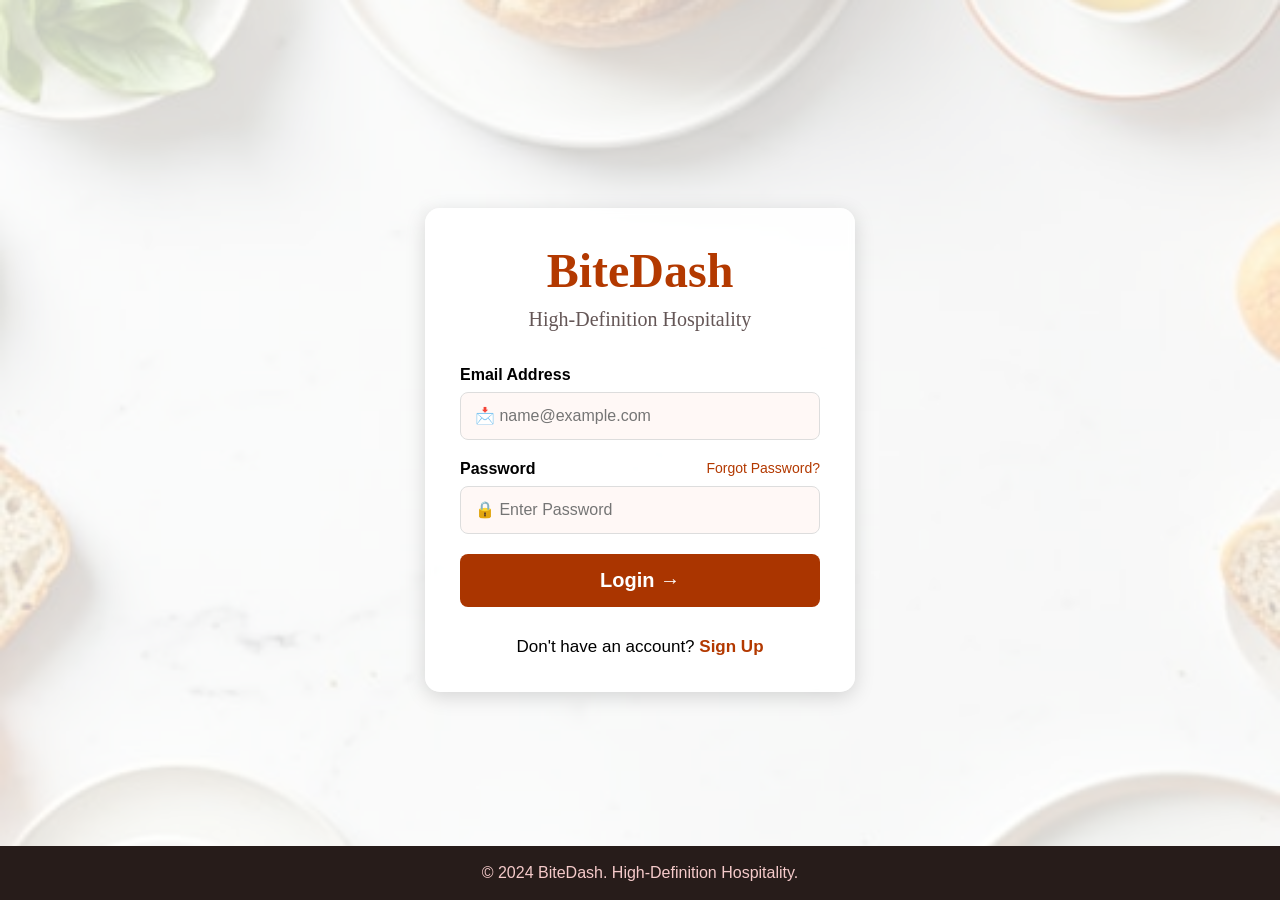
<file: login.html>
<!DOCTYPE html>
<html lang="en">
<head>
    <meta charset="UTF-8">
    <meta name="viewport" content="width=device-width, initial-scale=1.0">
    <title>Login Page</title>
    <style>
       *{
            margin:0;
            padding:0;
            box-sizing:border-box;
            font-family:Arial, Helvetica, sans-serif;
        }

        body{
            background: url("bgc.png") no-repeat center center/cover;
            display:flex;
            justify-content:center;
            align-items:center;
            min-height:100vh;
            flex-direction:column;
            position:relative;
        }

        body::before{
            content:"";
            position:absolute;
            top:0;
            left:0;
            width:100%;
            height:100%;
            background:rgba(255,255,255,0.75);
            z-index:0;
        }

        .main{
            position:relative;
            z-index:1;
            width:430px;
            background:rgba(255,255,255,0.9);
            backdrop-filter: blur(5px);
            border-radius:15px;
            box-shadow:0 5px 20px rgba(0,0,0,0.15);
            padding:35px;
        }

        .cname{
            text-align:center;
            color:#b33900;
            font-size:48px;
            font-weight:bold;
            font-family:Georgia, 'Times New Roman', Times, serif;
        }

        .des{
            text-align:center;
            color:#645656;
            margin-top:10px;
            margin-bottom:35px;
            font-size:20px;
            font-family:Georgia, 'Times New Roman', Times, serif;
        }

        label{
            display:block;
            font-weight:bold;
            margin-bottom:8px;
        }

        input[type=email],
        input[type=password]{
            width:100%;
            padding:14px;
            border:1px solid #ddd;
            border-radius:8px;
            background-color: #fff8f6;
            margin-bottom:20px;
            font-size:16px;
            outline:none;
        }

        input:focus{
            border-color:#b33900;
        }

        .password{
            display:flex;
            justify-content:space-between;
        }

        .password a{
            text-decoration:none;
            color:#b33900;
            font-size:14px;
        }

        button{
            width:100%;
            padding:15px;
            border:none;
            border-radius:8px;
            background:#aa3500;
            color:white;
            font-size:20px;
            font-weight:bold;
            cursor:pointer;
            transition:.3s;
        }

        button:hover{
            border: 1px solid #a62e02;
            background-color: #fff;
            color: #b33900;
            transition: 0.3s;
        }

        .signup{
            text-align:center;
            margin-top:30px;
            font-size:17px;
        }

        .signup a{
            color:#b33900;
            text-decoration:none;
            font-weight:bold;
            cursor: pointer;
        }

        footer{
            position:fixed;
            bottom:0;
            left:0;
            width:100%;
            background: rgba(39, 28, 26, 1);
            color:#f5caca;
            text-align:center;
            padding:18px;
            font-size:16px;
            z-index: 1;
        }

        @media(max-width:500px){

        .main{
            width:90%;
        }

        .cname{
            font-size:38px;
        }

        .des{
            font-size:17px;
        }

        }
    </style>
</head>
<body>

<div class="main">

    <h1 class="cname">BiteDash</h1>

    <p class="des">High-Definition Hospitality</p>

    <form>

        <label>Email Address</label>

        <input type="email" placeholder="📩 name@example.com" required>

        <div class="password">
            <label>Password</label>
            <a href="#">Forgot Password?</a>
        </div>

        <input type="password" placeholder="🔒 Enter Password" required>

        <button type="submit">
            Login →
        </button>

    </form>

    <div class="signup">
        Don't have an account?
        <a href="signup.html">Sign Up</a>
    </div>

</div>

<footer>
    © 2024 BiteDash. High-Definition Hospitality.
</footer>

</body>
</html>
</file>
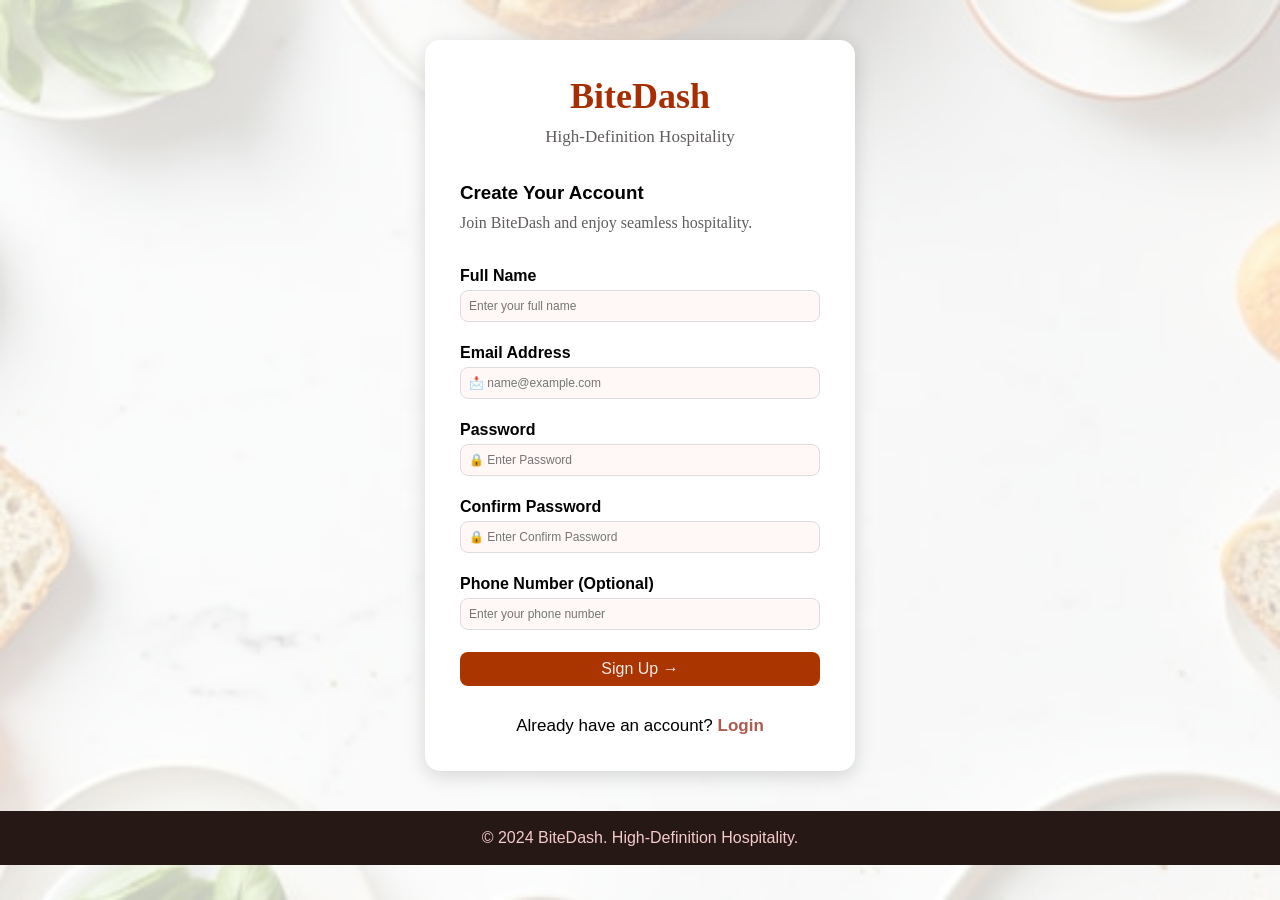
<file: signup.html>
<!DOCTYPE html>
<html lang="en">
<head>
    <meta charset="UTF-8">
    <meta name="viewport" content="width=device-width, initial-scale=1.0">
    <title>Signup Page</title>
    <style>
        * {
            margin: 0;
            padding: 0;
            box-sizing: border-box;
            font-family: sans-serif;
        }

        body {
            background: url("bgc.png") no-repeat center center/cover;
            display: flex;
            flex-direction: column;
            justify-content: flex-start;
            align-items: center;
            min-height: 100vh;
            position: relative;
            padding-top: 40px;
        }

        body::before{
            content:"";
            position:absolute;
            top:0;
            left:0;
            width:100%;
            height:100%;
            background:rgba(255,255,255,0.75);
            z-index:0;
        }

        .main {
            position: relative;
            z-index: 1;
            width: 430px;
            background-color: #ffffff;
            border: none;
            border-radius:15px;
            box-shadow:0 5px 20px rgba(0,0,0,0.15);
            padding:35px;
        }

        .cname {
            text-align: center;
            color: #a62e02;
            font-size: 36px;
            font-family: Georgia, 'Times New Roman', Times, serif;
            font-weight: bold;
        }

        .des1 {
            text-align: center;
            color: #605d5c;
            font-family: Georgia, 'Times New Roman', Times, serif;
            margin-top: 10px;
            margin-bottom: 35px;
            font-size: 17px;
        }

        .acc {
            font-weight: bold;
            margin-bottom: 10px;
        }

        .des2 {
            color: #605d5c;
            font-family: Georgia, 'Times New Roman', Times, serif;
            margin-bottom: 35px;
            font-size: 16px;
        }

        label {
            display: block;
            font-weight: bold;
            margin-bottom: 8px;
        }

        input {
            width: 100%;
            border: 1px solid #dddddd;
            border-radius: 8px;
            padding: 8px;
            background-color: #fff8f6;
            font-size: 12px;
            margin-top: 5px;
            margin-bottom: 14px;
            outline: none;
        }

        input:focus {
            border: 1px solid #b33900;
        }

        button {
            width: 100%;
            padding: 8px;
            border: none;
            border-radius: 8px;
            background-color: #aa3500;
            color: #f7ebe9;
            font-size: 16px;
            cursor: pointer;
            transition: 0.3s;
        }

        button:hover{
            border: 1px solid #a62e02;
            background-color: #fff;
            color: #b33900;
            transition: 0.3s;
        }

        .login {
            text-align: center;
            margin-top: 30px;
            font-size: 17px;
        }

        .login a {
            text-decoration: none;
            color: #ad5b4f;
            cursor: pointer;
            font-weight: bold;
        }

        footer{
            margin-top: auto;
            position:relative;
            bottom: 0;
            left: 0;
            z-index:1;
            width:100%;
            margin-top:40px;
            padding:18px;
            background:#261815;
            color:#f5caca;
            text-align: center;
        }

        @media(max-width: 500px) {
            .main {
                width: 90%;
            }

            .cname {
                font-size: 40px;
            }

            .des1 {
                font-size: 20px;
            }
        }

    </style>
</head>
<body>
    <div class="main">
        <h1 class="cname">BiteDash</h1>

        <p class="des1">High-Definition Hospitality</p>

        <form action="" method="" onsubmit="validation()">
            <h3 class="acc">Create Your Account</h3>
            <p class="des2">Join BiteDash and enjoy seamless hospitality.</p>

            <label for="fname">
                Full Name
                <input type="text" placeholder="Enter your full name" id="fname" required>
            </label>
            <label for="email">
                Email Address
                <input type="email" placeholder="📩 name@example.com" id="email" required>
            </label>
            <label for="password">
                Password
                <input type="password" placeholder="🔒 Enter Password" id="password" required>
            </label>
            <label for="cpassword">
                Confirm Password
                <input type="password" placeholder="🔒 Enter Confirm Password" id="cpassword" required>
            </label>
            <label for="phone_no">
                Phone Number (Optional)
                <input type="tel" placeholder="Enter your phone number" id="phone_no">
            </label>
            <button type="submit">Sign Up →</button>
        </form>

        <div class="login">
            Already have an account?
            <a href="login.html">Login</a>
        </div>
    </div>
    <footer>
        © 2024 BiteDash. High-Definition Hospitality.
    </footer>

    <script>
        function validation() {
            var password = document.getElementById('password').value
            var cpassword = document.getElementById('cpassword').value

            var ph_no = document.getElementById('phone_no').value
            var pattern = /^[0-9]{10}$/

            if(password != cpassword) {
                alert('Password and Confirm Password must be same.')
            }
            else {
                if(!pattern.test(ph_no)) {
                    alert('Phone must be in correct format.')
                }
        }
        }
    </script>
</body>
</html>
</file>
